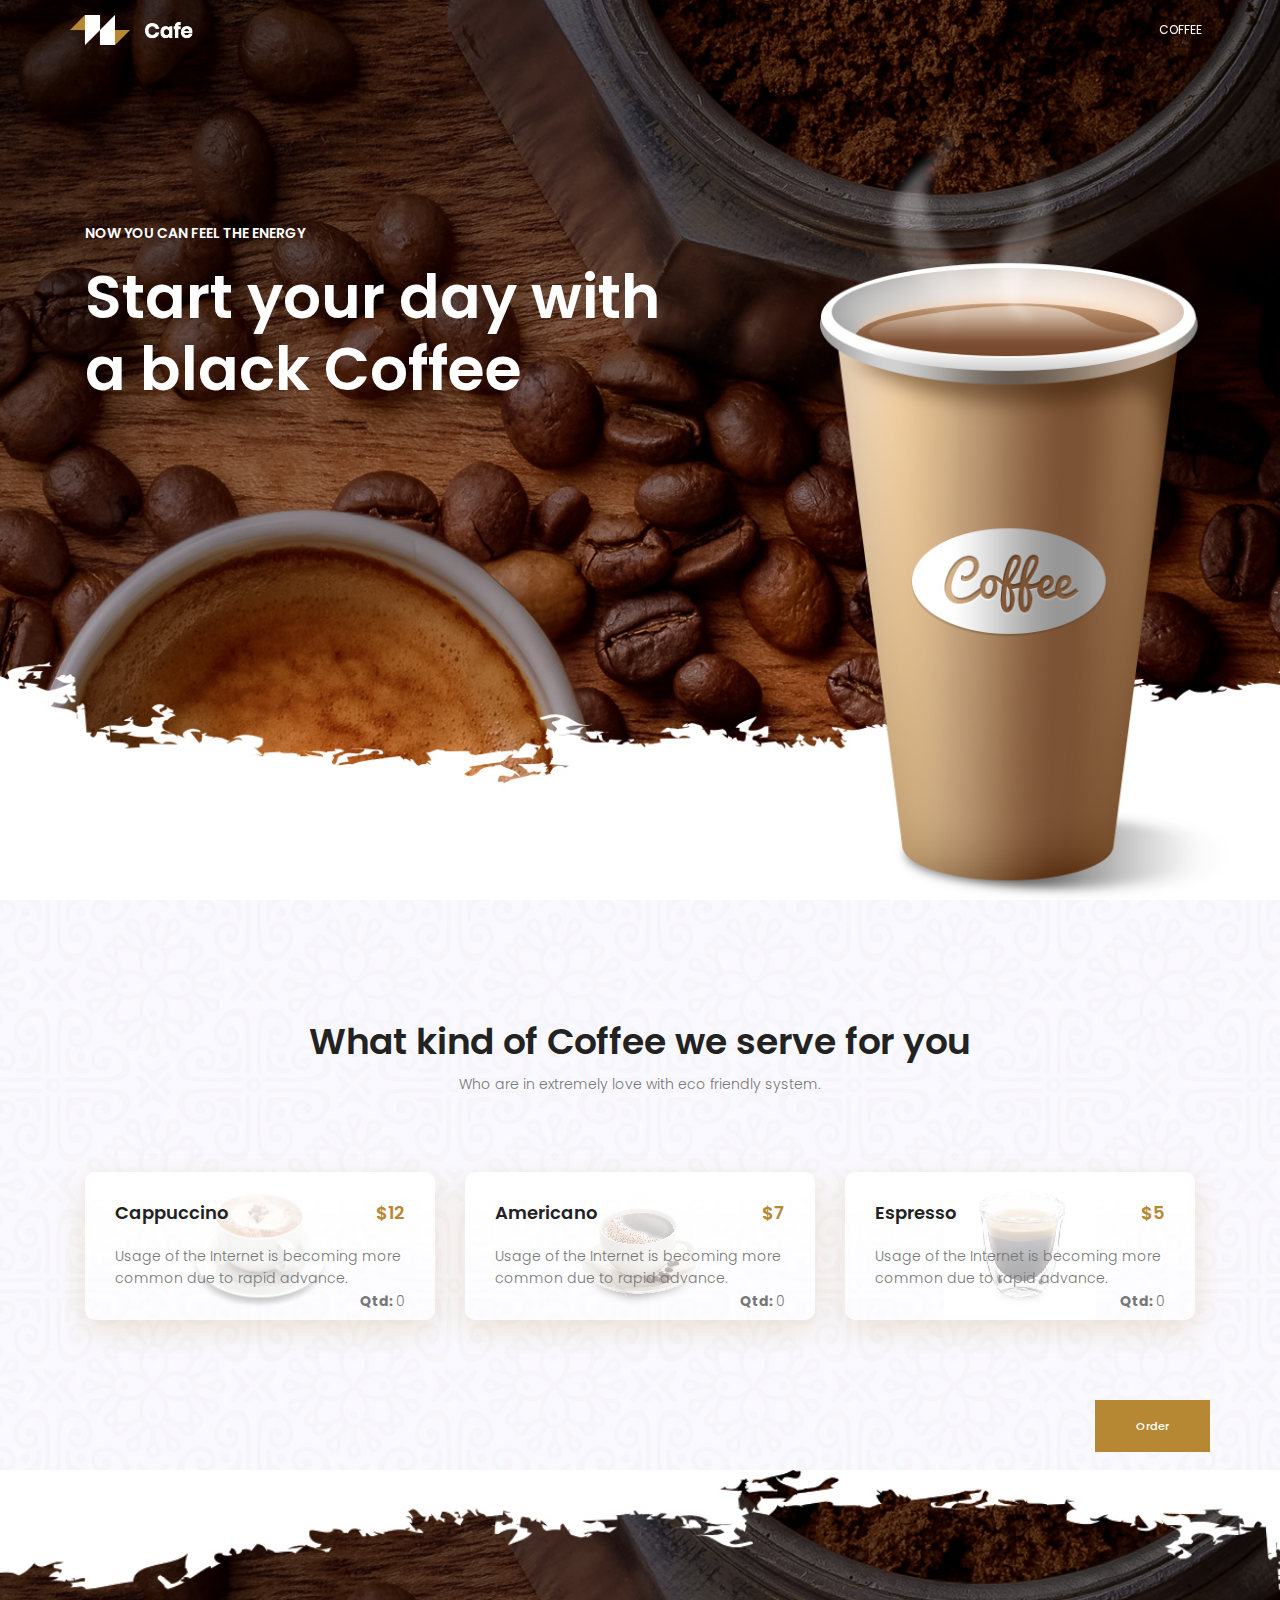
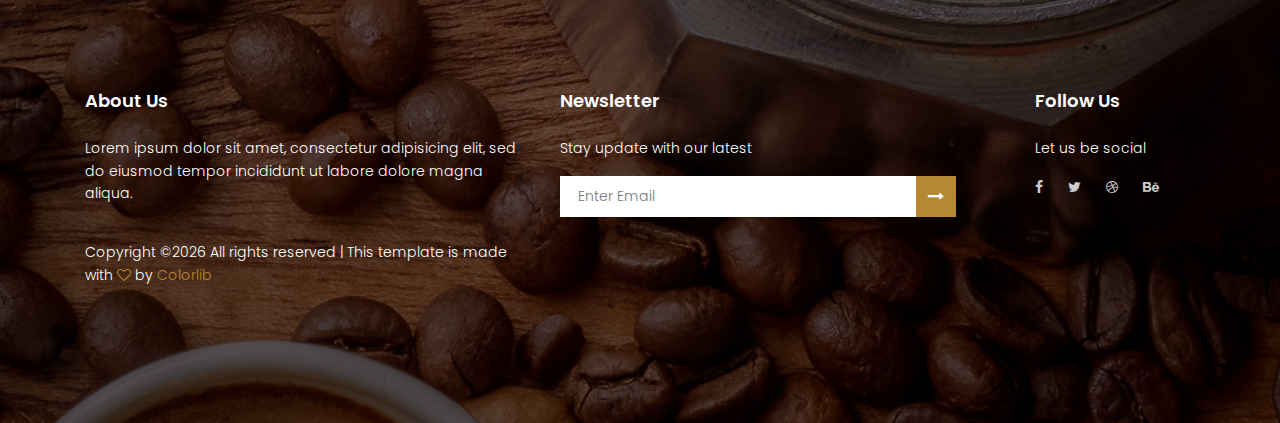
<file: index.html>
<!DOCTYPE html>
	<html lang="zxx" class="no-js">
	<head>
		<!-- Mobile Specific Meta -->
		<meta name="viewport" content="width=device-width, initial-scale=1, shrink-to-fit=no">
		<!-- Favicon-->
		<link rel="shortcut icon" href="img/fav.png">
		<!-- Author Meta -->
		<meta name="author" content="codepixer">
		<!-- Meta Description -->
		<meta name="description" content="">
		<!-- Meta Keyword -->
		<meta name="keywords" content="">
		<!-- meta character set -->
		<meta charset="UTF-8">
		<!-- Site Title -->
		<title>Coffee</title>

		<link href="https://fonts.googleapis.com/css?family=Poppins:100,200,400,300,500,600,700" rel="stylesheet"> 
			<!--
			CSS
			============================================= -->
			<link rel="stylesheet" href="css/font-awesome.min.css">
			<link rel="stylesheet" href="css/bootstrap.css">
			<link rel="stylesheet" href="css/main.css">
			<link rel="stylesheet" href="css/customcomponents.css">			
		</head>
		<body>

			  <header id="header" id="home">
				<div class="header-top">
		  			<div class="container">
				  		<div class="row justify-content-end">
				  			<div class="col-lg-8 col-sm-4 col-8 header-top-right no-padding">
				  			</div>
				  		</div>			  					
		  			</div>
				</div>			  	
			    <div class="container">
			    	<div class="row align-items-center justify-content-between d-flex">
				      <div id="logo">
				        <a href="index.html"><img src="img/logo.png" alt="" title="" /></a>
				      </div>
				      <nav id="nav-menu-container">
				        <ul class="nav-menu">
				          <li><a href="#coffee">Coffee</a></li>
				        </ul>
				      </nav><!-- #nav-menu-container -->		    		
			    	</div>
			    </div>
			  </header><!-- #header -->


			<!-- start banner Area -->
			<section class="banner-area" id="home">	
				<div class="container">
					<div class="row fullscreen d-flex align-items-center justify-content-start">
						<div class="banner-content col-lg-7">
							<h6 class="text-white text-uppercase">Now you can feel the Energy</h6>
							<h1>
								Start your day with <br>
								a black Coffee				
							</h1>
						</div>											
					</div>
				</div>
			</section>
			<!-- End banner Area -->	

			<!-- Start menu Area -->
			<section class="menu-area section-gap" id="coffee">
				<div class="container">
					<div class="row d-flex justify-content-center">
						<div class="menu-content pb-60 col-lg-10">
							<div class="title text-center">
								<h1 class="mb-10">What kind of Coffee we serve for you</h1>
								<p>Who are in extremely love with eco friendly system.</p>
							</div>
						</div>
					</div>						
					<div class="row" id="products">
						<div class="col-lg-4">
							<div class="single-menu menu-coffee">
								<div class="title-div justify-content-between d-flex">
									<h4>Cappuccino</h4>
									<p class="price float-right">
										$12
									</p>
								</div>
								<p>
									Usage of the Internet is becoming more common due to rapid advance.
								</p>					
								<p class="float-right">
									<input type="number" name="qtde" min="0" max="10" value="0" class="single-input-number-primary">									
								</p>
								<p class="font-weight-bold float-right">
									Qtd:&nbsp;
								</p>
							</div>
						</div>
						<div class="col-lg-4">
							<div class="single-menu menu-americano">
								<div class="title-div justify-content-between d-flex">
									<h4>Americano</h4>
									<p class="price float-right">
										$7
									</p>
								</div>
								<p>
									Usage of the Internet is becoming more common due to rapid advance.
								</p>	
								<p class="float-right">
									<span name="qtde" class="ingle-input-number-primary">0</span>
								</p>
								<p class="font-weight-bold float-right">
									Qtd:&nbsp;
								</p>															
							</div>
						</div>
						<div class="col-lg-4">
							<div class="single-menu menu-expresso">
								<div class="title-div justify-content-between d-flex">
									<h4>Espresso</h4>
									<p class="price float-right">
										$5
									</p>
								</div>
								<p>
									Usage of the Internet is becoming more common due to rapid advance.
								</p>	
								<p class="float-right">
									<input type="number" name="qtde" min="0" max="10" value="0" class="single-input-number-primary">									
								</p>
								<p class="font-weight-bold float-right">
									Qtd:&nbsp;
								</p>								
							</div>							
						</div>																
					</div>
					<div class="row float-right">
						<div class="button-group-area mt-40">
							<a href="javascript:order();" class="genric-btn primary e-large">Order</a>
						</div>
					</div>
				</div>	
			</section>
			<!-- End menu Area -->
			
			<!-- start footer Area -->		
			<footer class="footer-area section-gap">
				<div class="container">
					<div class="row">
						<div class="col-lg-5 col-md-6 col-sm-6">
							<div class="single-footer-widget">
								<h6>About Us</h6>
								<p>
									Lorem ipsum dolor sit amet, consectetur adipisicing elit, sed do eiusmod tempor incididunt ut labore dolore magna aliqua.
								</p>
								<p class="footer-text">
									<!-- Link back to Colorlib can't be removed. Template is licensed under CC BY 3.0. -->
Copyright &copy;<script>document.write(new Date().getFullYear());</script> All rights reserved | This template is made with <i class="fa fa-heart-o" aria-hidden="true"></i> by <a href="https://colorlib.com" target="_blank">Colorlib</a>
<!-- Link back to Colorlib can't be removed. Template is licensed under CC BY 3.0. -->
								</p>								
							</div>
						</div>
						<div class="col-lg-5  col-md-6 col-sm-6">
							<div class="single-footer-widget">
								<h6>Newsletter</h6>
								<p>Stay update with our latest</p>
								<div class="" id="mc_embed_signup">
									<form target="_blank" novalidate="true" action="https://spondonit.us12.list-manage.com/subscribe/post?u=1462626880ade1ac87bd9c93a&amp;id=92a4423d01" method="get" class="form-inline">
										<input class="form-control" name="EMAIL" placeholder="Enter Email" onfocus="this.placeholder = ''" onblur="this.placeholder = 'Enter Email '" required="" type="email">
			                            	<button class="click-btn btn btn-default"><i class="fa fa-long-arrow-right" aria-hidden="true"></i></button>
			                            	<div style="position: absolute; left: -5000px;">
												<input name="b_36c4fd991d266f23781ded980_aefe40901a" tabindex="-1" value="" type="text">
											</div>

										<div class="info pt-20"></div>
									</form>
								</div>
							</div>
						</div>						
						<div class="col-lg-2 col-md-6 col-sm-6 social-widget">
							<div class="single-footer-widget">
								<h6>Follow Us</h6>
								<p>Let us be social</p>
								<div class="footer-social d-flex align-items-center">
									<a href="#"><i class="fa fa-facebook"></i></a>
									<a href="#"><i class="fa fa-twitter"></i></a>
									<a href="#"><i class="fa fa-dribbble"></i></a>
									<a href="#"><i class="fa fa-behance"></i></a>
								</div>
							</div>
						</div>							
					</div>
				</div>
			</footer>	
			<!-- End footer Area -->	

			<script src="https://code.jquery.com/jquery-3.3.1.min.js" integrity="sha256-FgpCb/KJQlLNfOu91ta32o/NMZxltwRo8QtmkMRdAu8=" crossorigin="anonymous"></script>
			<script src="js/vendor/bootstrap.min.js"></script>			
			<script src="js/main.js"></script>	
			<script src="js/views/index.js"></script>
		</body>
	</html>
</file>
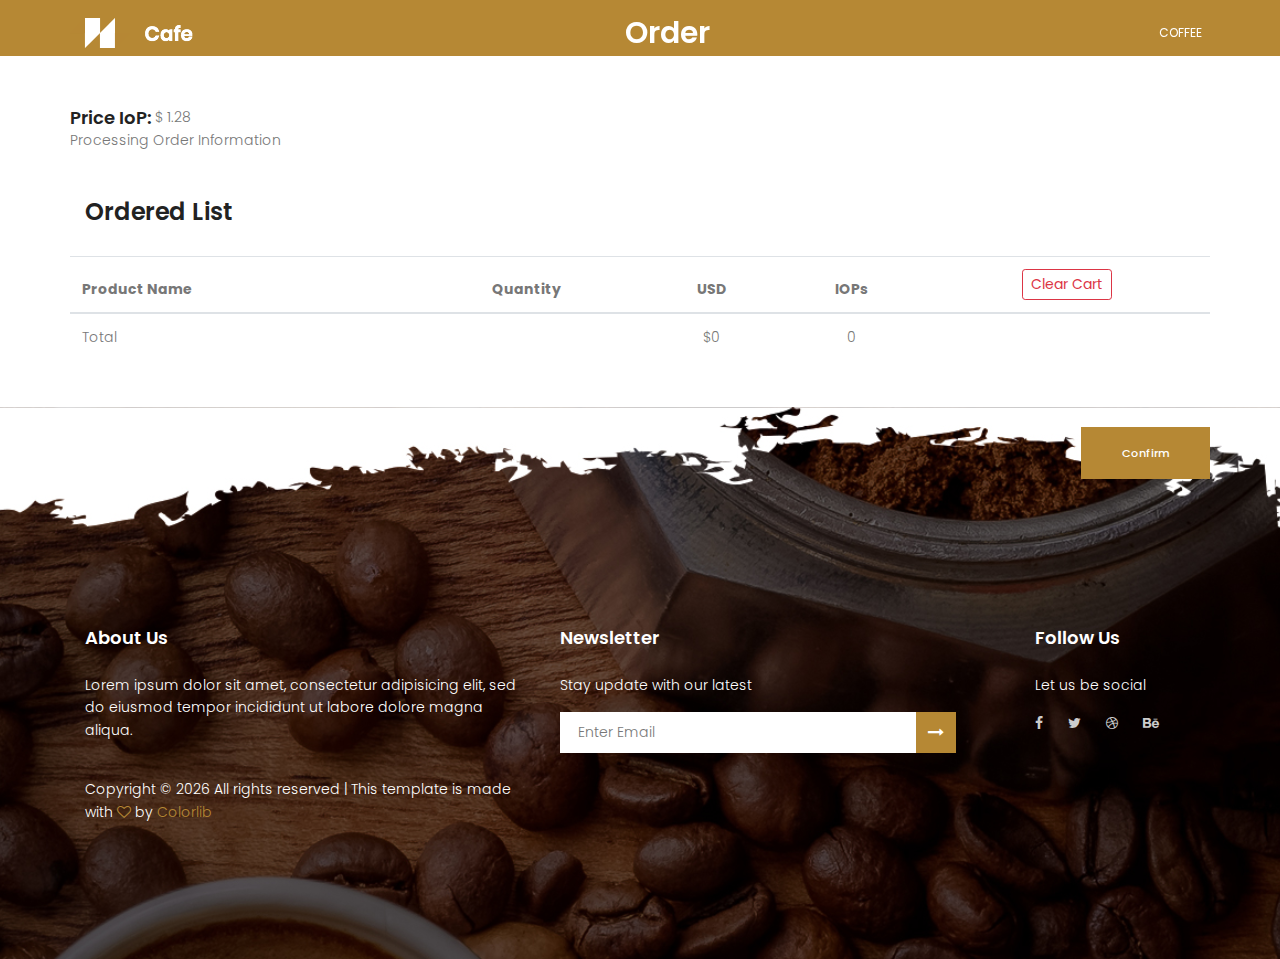
<file: order.html>
<!DOCTYPE html>
<html lang="zxx" class="no-js">

<head>
	<!-- Mobile Specific Meta -->
	<meta name="viewport" content="width=device-width, initial-scale=1, shrink-to-fit=no">
	<!-- Favicon-->
	<link rel="shortcut icon" href="img/elements/fav.png">
	<!-- Author Meta -->
	<meta name="author" content="colorlib">
	<!-- Meta Description -->
	<meta name="description" content="">
	<!-- Meta Keyword -->
	<meta name="keywords" content="">
	<!-- meta character set -->
	<meta charset="UTF-8">
	<!-- Site Title -->
	<title>Coffee</title>

	<link href="https://fonts.googleapis.com/css?family=Poppins:100,200,400,300,500,600,700" rel="stylesheet">
	<!--
			CSS
			============================================= -->
	<link rel="stylesheet" href="css/font-awesome.min.css">
	<link rel="stylesheet" href="css/bootstrap.css">
	<link rel="stylesheet" href="css/main.css">
	<link rel="stylesheet" href="css/customcomponents.css">
	<link rel="stylesheet" href="css/popup.css">
</head>

<body>
	<header id="header">
		<div class="header-top">
			<div class="container">
				<div class="row justify-content-end">
					<div class="col-lg-8 col-sm-4 col-8 header-top-right no-padding">
					</div>
				</div>
			</div>
		</div>
		<div class="container">
			<div class="row align-items-center justify-content-between d-flex">
				<div id="logo">
					<a href="index.html">
						<img src="img/logo.png" alt="" title="" />
					</a>
				</div>
				<h2 class="text-white">Order</h2>
				<nav id="nav-menu-container">
					<ul class="nav-menu">
						<li class="menu-active">
							<a href="#coffee">Coffee</a>
						</li>
					</ul>
				</nav>
				<!-- #nav-menu-container -->
			</div>
		</div>
	</header>
	<!-- #header -->

	<section class="generic-banner relative">
		<div class="container">
			<div class="row align-items-center justify-content-center">
				<div class="col-lg-10">
					<div class="generic-banner-content">
						<h2 class="text-white">&nbsp;</h2>
					</div>
				</div>
			</div>
		</div>
	</section>
	<!-- End banner Area -->

	<!-- About Generic Start -->
	<div class="main-wrapper">

		<!-- Start video-sec Area -->
		<section class="iop-informations pt-50" id="about">
			<div class="container">
				<div class="row justify-content-start align-items-center">
					<h4>Price IoP:&nbsp;</h4>
					<span id="iopPrice" class="text-center text-lg text-medium">Valor</span>
				</div>
				<div class="row justify-content-start align-items-center">
					<p>Processing Order Information</p>
				</div>
			</div>
		</section>
		<!-- End video-sec Area -->

		<!-- Start OrderList Area -->
		<section class="about-ordered-list">
			<div class="container border-top-generic">
				<h3 class="about-title mb-30">Ordered List</h3>
				<div class="row">

					<table class="table">
						<thead>
							<tr>
								<th>Product Name</th>
								<th class="text-center">Quantity</th>
								<th class="text-center">USD</th>
								<th class="text-center">IOPs</th>
								<th class="text-center">
									<a class="btn btn-sm btn-outline-danger" href="#">Clear Cart</a>
								</th>
							</tr>
						</thead>
						<tbody id="tbodyOrder">
							<tr>
								<td>
									<div class="product-item">
										<img src="img/menu/cappuccino.png" alt="Cappuccino" style="max-height: 64px; max-width: 64px">
										<span class="text-center text-lg text-medium">Cappuccino</span>
									</div>
								</td>
								<td class="text-center">
									<div class="count-input">
										<select class="form-control">
											<option>1</option>
											<option>2</option>
											<option>3</option>
											<option>4</option>
											<option>5</option>
										</select>
									</div>
								</td>
								<td class="text-center text-lg text-medium">$12.90</td>
								<td class="text-center text-lg text-medium">8.75</td>
								<td class="text-center">
									<a class="remove-from-cart" href="#" data-toggle="tooltip" title="" data-original-title="Remove item">
										<i class="icon-cross"></i>
									</a>
								</td>
							</tr>
							<tr>
								<td>
									<div class="product-item">
										<img src="img/menu/espresso.png" alt="Espresso" style="max-height: 64px; max-width: 64px">
										<span class="text-center text-lg text-medium">Espresso</span>
									</div>
								</td>
								<td class="text-center">
									<div class="count-input">
										<select class="form-control">
											<option>1</option>
											<option selected="">2</option>
											<option>3</option>
											<option>4</option>
											<option>5</option>
										</select>
									</div>
								</td>
								<td class="text-center text-lg text-medium">$5.00</td>
								<td class="text-center">3.74</td>
								<td class="text-center">
									<a class="remove-from-cart" href="#" data-toggle="tooltip" title="" data-original-title="Remove item">
										<i class="icon-cross"></i>
									</a>
								</td>
							</tr>
						</tbody>
						<tfoot>
							<tr id="total">
								<td colspan="2">Total</td>
								<td id="usdPrice" class="text-center">17.90</td>
								<td id="iopPrice" class="text-center"> 12.49</td>
								<td>&nbsp;</td>
							</tr>
						</tfoot>
					</table>
				</div>
				<div class="row float-right">
					<div class="button-group-area mt-40">
						<a href="#" data-popup-open="popup-1" class="genric-btn primary e-large">Confirm</a>
					</div>
				</div>
			</div>
		</section>
		<!-- End OrderList Start -->

		<!-- start footer Area -->
		<footer class="footer-area section-gap">
			<div class="container">
				<div class="row">
					<div class="col-lg-5 col-md-6 col-sm-6">
						<div class="single-footer-widget">
							<h6>About Us</h6>
							<p>
								Lorem ipsum dolor sit amet, consectetur adipisicing elit, sed do eiusmod tempor incididunt ut labore dolore magna aliqua.
							</p>
							<p class="footer-text">
								<!-- Link back to Colorlib can't be removed. Template is licensed under CC BY 3.0. -->
								Copyright &copy;
								<script>
									document.write(new Date().getFullYear());
								</script> All rights reserved | This template is made with
								<i class="fa fa-heart-o" aria-hidden="true"></i> by
								<a href="https://colorlib.com" target="_blank">Colorlib</a>
								<!-- Link back to Colorlib can't be removed. Template is licensed under CC BY 3.0. -->
							</p>
						</div>
					</div>
					<div class="col-lg-5  col-md-6 col-sm-6">
						<div class="single-footer-widget">
							<h6>Newsletter</h6>
							<p>Stay update with our latest</p>
							<div class="" id="mc_embed_signup">
								<form target="_blank" novalidate="true" action="https://spondonit.us12.list-manage.com/subscribe/post?u=1462626880ade1ac87bd9c93a&amp;id=92a4423d01"
								    method="get" class="form-inline">
									<input class="form-control" name="EMAIL" placeholder="Enter Email" onfocus="this.placeholder = ''" onblur="this.placeholder = 'Enter Email '"
									    required="" type="email">
									<button class="click-btn btn btn-default">
										<i class="fa fa-long-arrow-right" aria-hidden="true"></i>
									</button>
									<div style="position: absolute; left: -5000px;">
										<input name="b_36c4fd991d266f23781ded980_aefe40901a" tabindex="-1" value="" type="text">
									</div>

									<div class="info pt-20"></div>
								</form>
							</div>
						</div>
					</div>
					<div class="col-lg-2 col-md-6 col-sm-6 social-widget">
						<div class="single-footer-widget">
							<h6>Follow Us</h6>
							<p>Let us be social</p>
							<div class="footer-social d-flex align-items-center">
								<a href="#">
									<i class="fa fa-facebook"></i>
								</a>
								<a href="#">
									<i class="fa fa-twitter"></i>
								</a>
								<a href="#">
									<i class="fa fa-dribbble"></i>
								</a>
								<a href="#">
									<i class="fa fa-behance"></i>
								</a>
							</div>
						</div>
					</div>
				</div>
			</div>
		</footer>
		<!-- End footer Area -->


		<div class="popup" data-popup="popup-1">
			<div class="popup-inner">
				<h2>Confirm Payment</h2>
				<hr />
				<div class="row">
					<div class="col-lg-4">
						<div class="row justify-content-start align-items-center">
							<h4>Items:&nbsp;</h4>
							<span id="confirmItems" class="text-center text-lg text-medium">Valor</span>
						</div>

						<div class="row justify-content-start align-items-center">
							<h4>Price USD:&nbsp;</h4>
							<span id="confirmUsdPrice" class="text-center text-lg text-medium">Valor</span>
						</div>

						<div class="row justify-content-start align-items-center">
							<h4>Price IoP:&nbsp;</h4>
							<span id="confirmIopPrice" class="text-center text-lg text-medium">Valor</span>
						</div>
					</div>
					<div class="col-lg-4">
						<div class="row">
							QRCODE READER
						</div>
					</div>
				</div>
				<div class="row float-right">
					<div class="button-group-area mt-40">
						<a href="#" class="genric-btn primary e-large">Pay</a>
					</div>
				</div>
				<a class="popup-close" data-popup-close="popup-1" href="#">x</a>
			</div>
		</div>

		<script src="js/vendor/jquery-2.2.4.min.js"></script>
		<script src="js/vendor/bootstrap.min.js"></script>
		<script src="js/main.js"></script>
		<script src="js/views/order.js"></script>
	</div>
</body>

</html>
</file>
<file: css/main.css>
/*--------------------------- Color variations ----------------------*/
/* Medium Layout: 1280px */
/* Tablet Layout: 768px */
/* Mobile Layout: 320px */
/* Wide Mobile Layout: 480px */
/* =================================== */
/*  Basic Style 
/* =================================== */
::-moz-selection {
  /* Code for Firefox */
  background-color: #b68834;
  color: #fff;
}

::selection {
  background-color: #b68834;
  color: #fff;
}

::-webkit-input-placeholder {
  /* WebKit, Blink, Edge */
  color: #777777;
  font-weight: 300;
}

:-moz-placeholder {
  /* Mozilla Firefox 4 to 18 */
  color: #777777;
  opacity: 1;
  font-weight: 300;
}

::-moz-placeholder {
  /* Mozilla Firefox 19+ */
  color: #777777;
  opacity: 1;
  font-weight: 300;
}

:-ms-input-placeholder {
  /* Internet Explorer 10-11 */
  color: #777777;
  font-weight: 300;
}

::-ms-input-placeholder {
  /* Microsoft Edge */
  color: #777777;
  font-weight: 300;
}

body {
  color: #777777;
  font-family: "Poppins", sans-serif;
  font-size: 14px;
  font-weight: 300;
  line-height: 1.625em;
  position: relative;
}

ol, ul {
  margin: 0;
  padding: 0;
  list-style: none;
}

select {
  display: block;
}

figure {
  margin: 0;
}

a {
  -webkit-transition: all 0.3s ease 0s;
  -moz-transition: all 0.3s ease 0s;
  -o-transition: all 0.3s ease 0s;
  transition: all 0.3s ease 0s;
}

iframe {
  border: 0;
}

a, a:focus, a:hover {
  text-decoration: none;
  outline: 0;
}

.btn.active.focus,
.btn.active:focus,
.btn.focus,
.btn.focus:active,
.btn:active:focus,
.btn:focus {
  text-decoration: none;
  outline: 0;
}

.card-panel {
  margin: 0;
  padding: 60px;
}

/**
 *  Typography
 *
 **/
.btn i, .btn-large i, .btn-floating i, .btn-large i, .btn-flat i {
  font-size: 1em;
  line-height: inherit;
}

.gray-bg {
  background: #f9f9ff;
}

h1, h2, h3,
h4, h5, h6 {
  font-family: "Poppins", sans-serif;
  color: #222222;
  line-height: 1.2em !important;
  margin-bottom: 0;
  margin-top: 0;
  font-weight: 600;
}

.h1, .h2, .h3,
.h4, .h5, .h6 {
  margin-bottom: 0;
  margin-top: 0;
  font-family: "Poppins", sans-serif;
  font-weight: 600;
  color: #222222;
}

h1, .h1 {
  font-size: 36px;
}

h2, .h2 {
  font-size: 30px;
}

h3, .h3 {
  font-size: 24px;
}

h4, .h4 {
  font-size: 18px;
}

h5, .h5 {
  font-size: 16px;
}

h6, .h6 {
  font-size: 14px;
  color: #222222;
}

td, th {
  border-radius: 0px;
}

/**
 * For modern browsers
 * 1. The space content is one way to avoid an Opera bug when the
 *    contenteditable attribute is included anywhere else in the document.
 *    Otherwise it causes space to appear at the top and bottom of elements
 *    that are clearfixed.
 * 2. The use of `table` rather than `block` is only necessary if using
 *    `:before` to contain the top-margins of child elements.
 */
.clear::before, .clear::after {
  content: " ";
  display: table;
}

.clear::after {
  clear: both;
}

.fz-11 {
  font-size: 11px;
}

.fz-12 {
  font-size: 12px;
}

.fz-13 {
  font-size: 13px;
}

.fz-14 {
  font-size: 14px;
}

.fz-15 {
  font-size: 15px;
}

.fz-16 {
  font-size: 16px;
}

.fz-18 {
  font-size: 18px;
}

.fz-30 {
  font-size: 30px;
}

.fz-48 {
  font-size: 48px !important;
}

.fw100 {
  font-weight: 100;
}

.fw300 {
  font-weight: 300;
}

.fw400 {
  font-weight: 400 !important;
}

.fw500 {
  font-weight: 500;
}

.f700 {
  font-weight: 700;
}

.fsi {
  font-style: italic;
}

.mt-10 {
  margin-top: 10px;
}

.mt-15 {
  margin-top: 15px;
}

.mt-20 {
  margin-top: 20px;
}

.mt-25 {
  margin-top: 25px;
}

.mt-30 {
  margin-top: 30px;
}

.mt-35 {
  margin-top: 35px;
}

.mt-40 {
  margin-top: 40px;
}

.mt-50 {
  margin-top: 50px;
}

.mt-60 {
  margin-top: 60px;
}

.mt-70 {
  margin-top: 70px;
}

.mt-80 {
  margin-top: 80px;
}

.mt-100 {
  margin-top: 100px;
}

.mt-120 {
  margin-top: 120px;
}

.mt-150 {
  margin-top: 150px;
}

.ml-0 {
  margin-left: 0 !important;
}

.ml-5 {
  margin-left: 5px !important;
}

.ml-10 {
  margin-left: 10px;
}

.ml-15 {
  margin-left: 15px;
}

.ml-20 {
  margin-left: 20px;
}

.ml-30 {
  margin-left: 30px;
}

.ml-50 {
  margin-left: 50px;
}

.mr-0 {
  margin-right: 0 !important;
}

.mr-5 {
  margin-right: 5px !important;
}

.mr-15 {
  margin-right: 15px;
}

.mr-10 {
  margin-right: 10px;
}

.mr-20 {
  margin-right: 20px;
}

.mr-30 {
  margin-right: 30px;
}

.mr-50 {
  margin-right: 50px;
}

.mb-0 {
  margin-bottom: 0px;
}

.mb-0-i {
  margin-bottom: 0px !important;
}

.mb-5 {
  margin-bottom: 5px;
}

.mb-10 {
  margin-bottom: 10px;
}

.mb-15 {
  margin-bottom: 15px;
}

.mb-20 {
  margin-bottom: 20px;
}

.mb-25 {
  margin-bottom: 25px;
}

.mb-30 {
  margin-bottom: 30px;
}

.mb-40 {
  margin-bottom: 40px;
}

.mb-50 {
  margin-bottom: 50px;
}

.mb-60 {
  margin-bottom: 60px;
}

.mb-70 {
  margin-bottom: 70px;
}

.mb-80 {
  margin-bottom: 80px;
}

.mb-90 {
  margin-bottom: 90px;
}

.mb-100 {
  margin-bottom: 100px;
}

.pt-0 {
  padding-top: 0px;
}

.pt-10 {
  padding-top: 10px;
}

.pt-15 {
  padding-top: 15px;
}

.pt-20 {
  padding-top: 20px;
}

.pt-25 {
  padding-top: 25px;
}

.pt-30 {
  padding-top: 30px;
}

.pt-40 {
  padding-top: 40px;
}

.pt-50 {
  padding-top: 50px;
}

.pt-60 {
  padding-top: 60px;
}

.pt-70 {
  padding-top: 70px;
}

.pt-80 {
  padding-top: 80px;
}

.pt-90 {
  padding-top: 90px;
}

.pt-100 {
  padding-top: 100px;
}

.pt-120 {
  padding-top: 120px;
}

.pt-150 {
  padding-top: 150px;
}

.pt-170 {
  padding-top: 170px;
}

.pb-0 {
  padding-bottom: 0px;
}

.pb-10 {
  padding-bottom: 10px;
}

.pb-15 {
  padding-bottom: 15px;
}

.pb-20 {
  padding-bottom: 20px;
}

.pb-25 {
  padding-bottom: 25px;
}

.pb-30 {
  padding-bottom: 30px;
}

.pb-40 {
  padding-bottom: 40px;
}

.pb-50 {
  padding-bottom: 50px;
}

.pb-60 {
  padding-bottom: 60px;
}

.pb-70 {
  padding-bottom: 70px;
}

.pb-80 {
  padding-bottom: 80px;
}

.pb-90 {
  padding-bottom: 90px;
}

.pb-100 {
  padding-bottom: 100px;
}

.pb-120 {
  padding-bottom: 120px;
}

.pb-150 {
  padding-bottom: 150px;
}

.pr-30 {
  padding-right: 30px;
}

.pl-30 {
  padding-left: 30px;
}

.pl-90 {
  padding-left: 90px;
}

.p-40 {
  padding: 40px;
}

.float-left {
  float: left;
}

.float-right {
  float: right;
}

.text-italic {
  font-style: italic;
}

.text-white {
  color: #fff;
}

.text-black {
  color: #000;
}

.transition {
  -webkit-transition: all 0.3s ease 0s;
  -moz-transition: all 0.3s ease 0s;
  -o-transition: all 0.3s ease 0s;
  transition: all 0.3s ease 0s;
}

.section-full {
  padding: 100px 0;
}

.section-half {
  padding: 75px 0;
}

.text-center {
  text-align: center;
}

.text-left {
  text-align: left;
}

.text-rigth {
  text-align: right;
}

.flex {
  display: -webkit-box;
  display: -webkit-flex;
  display: -moz-flex;
  display: -ms-flexbox;
  display: flex;
}

.inline-flex {
  display: -webkit-inline-box;
  display: -webkit-inline-flex;
  display: -moz-inline-flex;
  display: -ms-inline-flexbox;
  display: inline-flex;
}

.flex-grow {
  -webkit-box-flex: 1;
  -webkit-flex-grow: 1;
  -moz-flex-grow: 1;
  -ms-flex-positive: 1;
  flex-grow: 1;
}

.flex-wrap {
  -webkit-flex-wrap: wrap;
  -moz-flex-wrap: wrap;
  -ms-flex-wrap: wrap;
  flex-wrap: wrap;
}

.flex-left {
  -webkit-box-pack: start;
  -ms-flex-pack: start;
  -webkit-justify-content: flex-start;
  -moz-justify-content: flex-start;
  justify-content: flex-start;
}

.flex-middle {
  -webkit-box-align: center;
  -ms-flex-align: center;
  -webkit-align-items: center;
  -moz-align-items: center;
  align-items: center;
}

.flex-right {
  -webkit-box-pack: end;
  -ms-flex-pack: end;
  -webkit-justify-content: flex-end;
  -moz-justify-content: flex-end;
  justify-content: flex-end;
}

.flex-top {
  -webkit-align-self: flex-start;
  -moz-align-self: flex-start;
  -ms-flex-item-align: start;
  align-self: flex-start;
}

.flex-center {
  -webkit-box-pack: center;
  -ms-flex-pack: center;
  -webkit-justify-content: center;
  -moz-justify-content: center;
  justify-content: center;
}

.flex-bottom {
  -webkit-align-self: flex-end;
  -moz-align-self: flex-end;
  -ms-flex-item-align: end;
  align-self: flex-end;
}

.space-between {
  -webkit-box-pack: justify;
  -ms-flex-pack: justify;
  -webkit-justify-content: space-between;
  -moz-justify-content: space-between;
  justify-content: space-between;
}

.space-around {
  -ms-flex-pack: distribute;
  -webkit-justify-content: space-around;
  -moz-justify-content: space-around;
  justify-content: space-around;
}

.flex-column {
  -webkit-box-direction: normal;
  -webkit-box-orient: vertical;
  -webkit-flex-direction: column;
  -moz-flex-direction: column;
  -ms-flex-direction: column;
  flex-direction: column;
}

.flex-cell {
  display: -webkit-box;
  display: -webkit-flex;
  display: -moz-flex;
  display: -ms-flexbox;
  display: flex;
  -webkit-box-flex: 1;
  -webkit-flex-grow: 1;
  -moz-flex-grow: 1;
  -ms-flex-positive: 1;
  flex-grow: 1;
}

.display-table {
  display: table;
}

.light {
  color: #fff;
}

.dark {
  color: #222;
}

.relative {
  position: relative;
}

.overflow-hidden {
  overflow: hidden;
}

.overlay {
  position: absolute;
  left: 0;
  right: 0;
  top: 0;
  bottom: 0;
}

.container.fullwidth {
  width: 100%;
}

.container.no-padding {
  padding-left: 0;
  padding-right: 0;
}

.no-padding {
  padding: 0;
}

.section-bg {
  background: #f9fafc;
}

@media (max-width: 767px) {
  .no-flex-xs {
    display: block !important;
  }
}

.row.no-margin {
  margin-left: 0;
  margin-right: 0;
}

.sample-text-area {
  background: #fff;
  padding: 100px 0 70px 0;
}

.text-heading {
  margin-bottom: 30px;
  font-size: 24px;
}

b, sup, sub, u, del {
  color: #b68834;
}

h1 {
  font-size: 36px;
}

h2 {
  font-size: 30px;
}

h3 {
  font-size: 24px;
}

h4 {
  font-size: 18px;
}

h5 {
  font-size: 16px;
}

h6 {
  font-size: 14px;
}

h1, h2, h3, h4, h5, h6 {
  line-height: 1.5em;
}

.typography h1, .typography h2, .typography h3, .typography h4, .typography h5, .typography h6 {
  color: #777777;
}

.button-area {
  background: #fff;
}

.button-area .border-top-generic {
  padding: 70px 15px;
  border-top: 1px dotted #eee;
}

.button-group-area .genric-btn {
  margin-right: 10px;
  margin-top: 10px;
}

.button-group-area .genric-btn:last-child {
  margin-right: 0;
}

.genric-btn {
  display: inline-block;
  outline: none;
  line-height: 40px;
  padding: 0 30px;
  font-size: .8em;
  text-align: center;
  text-decoration: none;
  font-weight: 500;
  cursor: pointer;
  -webkit-transition: all 0.3s ease 0s;
  -moz-transition: all 0.3s ease 0s;
  -o-transition: all 0.3s ease 0s;
  transition: all 0.3s ease 0s;
}

.genric-btn:focus {
  outline: none;
}

.genric-btn.e-large {
  padding: 0 40px;
  line-height: 50px;
}

.genric-btn.large {
  line-height: 45px;
}

.genric-btn.medium {
  line-height: 30px;
}

.genric-btn.small {
  line-height: 25px;
}

.genric-btn.radius {
  border-radius: 3px;
}

.genric-btn.circle {
  border-radius: 20px;
}

.genric-btn.arrow {
  display: -webkit-inline-box;
  display: -ms-inline-flexbox;
  display: inline-flex;
  -webkit-box-align: center;
  -ms-flex-align: center;
  align-items: center;
}

.genric-btn.arrow span {
  margin-left: 10px;
}

.genric-btn.default {
  color: #222222;
  background: #f9f9ff;
  border: 1px solid transparent;
}

.genric-btn.default:hover {
  border: 1px solid #f9f9ff;
  background: #fff;
}

.genric-btn.default-border {
  border: 1px solid #f9f9ff;
  background: #fff;
}

.genric-btn.default-border:hover {
  color: #222222;
  background: #f9f9ff;
  border: 1px solid transparent;
}

.genric-btn.primary {
  color: #fff;
  background: #b68834;
  border: 1px solid transparent;
}

.genric-btn.primary:hover {
  color: #b68834;
  border: 1px solid #b68834;
  background: #fff;
}

.genric-btn.primary-border {
  color: #b68834;
  border: 1px solid #b68834;
  background: #fff;
}

.genric-btn.primary-border:hover {
  color: #fff;
  background: #b68834;
  border: 1px solid transparent;
}

.genric-btn.success {
  color: #fff;
  background: #4cd3e3;
  border: 1px solid transparent;
}

.genric-btn.success:hover {
  color: #4cd3e3;
  border: 1px solid #4cd3e3;
  background: #fff;
}

.genric-btn.success-border {
  color: #4cd3e3;
  border: 1px solid #4cd3e3;
  background: #fff;
}

.genric-btn.success-border:hover {
  color: #fff;
  background: #4cd3e3;
  border: 1px solid transparent;
}

.genric-btn.info {
  color: #fff;
  background: #38a4ff;
  border: 1px solid transparent;
}

.genric-btn.info:hover {
  color: #38a4ff;
  border: 1px solid #38a4ff;
  background: #fff;
}

.genric-btn.info-border {
  color: #38a4ff;
  border: 1px solid #38a4ff;
  background: #fff;
}

.genric-btn.info-border:hover {
  color: #fff;
  background: #38a4ff;
  border: 1px solid transparent;
}

.genric-btn.warning {
  color: #fff;
  background: #f4e700;
  border: 1px solid transparent;
}

.genric-btn.warning:hover {
  color: #f4e700;
  border: 1px solid #f4e700;
  background: #fff;
}

.genric-btn.warning-border {
  color: #f4e700;
  border: 1px solid #f4e700;
  background: #fff;
}

.genric-btn.warning-border:hover {
  color: #fff;
  background: #f4e700;
  border: 1px solid transparent;
}

.genric-btn.danger {
  color: #fff;
  background: #f44a40;
  border: 1px solid transparent;
}

.genric-btn.danger:hover {
  color: #f44a40;
  border: 1px solid #f44a40;
  background: #fff;
}

.genric-btn.danger-border {
  color: #f44a40;
  border: 1px solid #f44a40;
  background: #fff;
}

.genric-btn.danger-border:hover {
  color: #fff;
  background: #f44a40;
  border: 1px solid transparent;
}

.genric-btn.link {
  color: #222222;
  background: #f9f9ff;
  text-decoration: underline;
  border: 1px solid transparent;
}

.genric-btn.link:hover {
  color: #222222;
  border: 1px solid #f9f9ff;
  background: #fff;
}

.genric-btn.link-border {
  color: #222222;
  border: 1px solid #f9f9ff;
  background: #fff;
  text-decoration: underline;
}

.genric-btn.link-border:hover {
  color: #222222;
  background: #f9f9ff;
  border: 1px solid transparent;
}

.genric-btn.disable {
  color: #222222, 0.3;
  background: #f9f9ff;
  border: 1px solid transparent;
  cursor: not-allowed;
}

.generic-blockquote {
  padding: 30px 50px 30px 30px;
  background: #f9f9ff;
  border-left: 2px solid #b68834;
}

.progress-table-wrap {
  overflow-x: scroll;
}

.progress-table {
  background: #f9f9ff;
  padding: 15px 0px 30px 0px;
  min-width: 800px;
}

.progress-table .serial {
  width: 11.83%;
  padding-left: 30px;
}

.progress-table .country {
  width: 28.07%;
}

.progress-table .visit {
  width: 19.74%;
}

.progress-table .percentage {
  width: 40.36%;
  padding-right: 50px;
}

.progress-table .table-head {
  display: flex;
}

.progress-table .table-head .serial, .progress-table .table-head .country, .progress-table .table-head .visit, .progress-table .table-head .percentage {
  color: #222222;
  line-height: 40px;
  text-transform: uppercase;
  font-weight: 500;
}

.progress-table .table-row {
  padding: 15px 0;
  border-top: 1px solid #edf3fd;
  display: flex;
}

.progress-table .table-row .serial, .progress-table .table-row .country, .progress-table .table-row .visit, .progress-table .table-row .percentage {
  display: flex;
  align-items: center;
}

.progress-table .table-row .country img {
  margin-right: 15px;
}

.progress-table .table-row .percentage .progress {
  width: 80%;
  border-radius: 0px;
  background: transparent;
}

.progress-table .table-row .percentage .progress .progress-bar {
  height: 5px;
  line-height: 5px;
}

.progress-table .table-row .percentage .progress .progress-bar.color-1 {
  background-color: #6382e6;
}

.progress-table .table-row .percentage .progress .progress-bar.color-2 {
  background-color: #e66686;
}

.progress-table .table-row .percentage .progress .progress-bar.color-3 {
  background-color: #f09359;
}

.progress-table .table-row .percentage .progress .progress-bar.color-4 {
  background-color: #73fbaf;
}

.progress-table .table-row .percentage .progress .progress-bar.color-5 {
  background-color: #73fbaf;
}

.progress-table .table-row .percentage .progress .progress-bar.color-6 {
  background-color: #6382e6;
}

.progress-table .table-row .percentage .progress .progress-bar.color-7 {
  background-color: #a367e7;
}

.progress-table .table-row .percentage .progress .progress-bar.color-8 {
  background-color: #e66686;
}

.single-gallery-image {
  margin-top: 30px;
  background-repeat: no-repeat !important;
  background-position: center center !important;
  background-size: cover !important;
  height: 200px;
}

.list-style {
  width: 14px;
  height: 14px;
}

.unordered-list li {
  position: relative;
  padding-left: 30px;
  line-height: 1.82em !important;
}

.unordered-list li:before {
  content: "";
  position: absolute;
  width: 14px;
  height: 14px;
  border: 3px solid #b68834;
  background: #fff;
  top: 4px;
  left: 0;
  border-radius: 50%;
}

.ordered-list {
  margin-left: 30px;
}

.ordered-list li {
  list-style-type: decimal-leading-zero;
  color: #b68834;
  font-weight: 500;
  line-height: 1.82em !important;
}

.ordered-list li span {
  font-weight: 300;
  color: #777777;
}

.ordered-list-alpha li {
  margin-left: 30px;
  list-style-type: lower-alpha;
  color: #b68834;
  font-weight: 500;
  line-height: 1.82em !important;
}

.ordered-list-alpha li span {
  font-weight: 300;
  color: #777777;
}

.ordered-list-roman li {
  margin-left: 30px;
  list-style-type: lower-roman;
  color: #b68834;
  font-weight: 500;
  line-height: 1.82em !important;
}

.ordered-list-roman li span {
  font-weight: 300;
  color: #777777;
}

.single-input {
  display: block;
  width: 100%;
  line-height: 40px;
  border: none;
  outline: none;
  background: #f9f9ff;
  padding: 0 20px;
}

.single-input:focus {
  outline: none;
}

.input-group-icon {
  position: relative;
}

.input-group-icon .icon {
  position: absolute;
  left: 20px;
  top: 0;
  line-height: 40px;
  z-index: 3;
}

.input-group-icon .icon i {
  color: #797979;
}

.input-group-icon .single-input {
  padding-left: 45px;
}

.single-textarea {
  display: block;
  width: 100%;
  line-height: 40px;
  border: none;
  outline: none;
  background: #f9f9ff;
  padding: 0 20px;
  height: 100px;
  resize: none;
}

.single-textarea:focus {
  outline: none;
}

.single-input-primary {
  display: block;
  width: 100%;
  line-height: 40px;
  border: 1px solid transparent;
  outline: none;
  background: #f9f9ff;
  padding: 0 20px;
}

.single-input-primary:focus {
  outline: none;
  border: 1px solid #b68834;
}

.single-input-accent {
  display: block;
  width: 100%;
  line-height: 40px;
  border: 1px solid transparent;
  outline: none;
  background: #f9f9ff;
  padding: 0 20px;
}

.single-input-accent:focus {
  outline: none;
  border: 1px solid #eb6b55;
}

.single-input-secondary {
  display: block;
  width: 100%;
  line-height: 40px;
  border: 1px solid transparent;
  outline: none;
  background: #f9f9ff;
  padding: 0 20px;
}

.single-input-secondary:focus {
  outline: none;
  border: 1px solid #f09359;
}

.default-switch {
  width: 35px;
  height: 17px;
  border-radius: 8.5px;
  background: #f9f9ff;
  position: relative;
  cursor: pointer;
}

.default-switch input {
  position: absolute;
  left: 0;
  top: 0;
  right: 0;
  bottom: 0;
  width: 100%;
  height: 100%;
  opacity: 0;
  cursor: pointer;
}

.default-switch input + label {
  position: absolute;
  top: 1px;
  left: 1px;
  width: 15px;
  height: 15px;
  border-radius: 50%;
  background: #b68834;
  -webkit-transition: all 0.2s;
  -moz-transition: all 0.2s;
  -o-transition: all 0.2s;
  transition: all 0.2s;
  box-shadow: 0px 4px 5px 0px rgba(0, 0, 0, 0.2);
  cursor: pointer;
}

.default-switch input:checked + label {
  left: 19px;
}

.primary-switch {
  width: 35px;
  height: 17px;
  border-radius: 8.5px;
  background: #f9f9ff;
  position: relative;
  cursor: pointer;
}

.primary-switch input {
  position: absolute;
  left: 0;
  top: 0;
  right: 0;
  bottom: 0;
  width: 100%;
  height: 100%;
  opacity: 0;
}

.primary-switch input + label {
  position: absolute;
  left: 0;
  top: 0;
  right: 0;
  bottom: 0;
  width: 100%;
  height: 100%;
}

.primary-switch input + label:before {
  content: "";
  position: absolute;
  left: 0;
  top: 0;
  right: 0;
  bottom: 0;
  width: 100%;
  height: 100%;
  background: transparent;
  border-radius: 8.5px;
  cursor: pointer;
  -webkit-transition: all 0.2s;
  -moz-transition: all 0.2s;
  -o-transition: all 0.2s;
  transition: all 0.2s;
}

.primary-switch input + label:after {
  content: "";
  position: absolute;
  top: 1px;
  left: 1px;
  width: 15px;
  height: 15px;
  border-radius: 50%;
  background: #fff;
  -webkit-transition: all 0.2s;
  -moz-transition: all 0.2s;
  -o-transition: all 0.2s;
  transition: all 0.2s;
  box-shadow: 0px 4px 5px 0px rgba(0, 0, 0, 0.2);
  cursor: pointer;
}

.primary-switch input:checked + label:after {
  left: 19px;
}

.primary-switch input:checked + label:before {
  background: #b68834;
}

.confirm-switch {
  width: 35px;
  height: 17px;
  border-radius: 8.5px;
  background: #f9f9ff;
  position: relative;
  cursor: pointer;
}

.confirm-switch input {
  position: absolute;
  left: 0;
  top: 0;
  right: 0;
  bottom: 0;
  width: 100%;
  height: 100%;
  opacity: 0;
}

.confirm-switch input + label {
  position: absolute;
  left: 0;
  top: 0;
  right: 0;
  bottom: 0;
  width: 100%;
  height: 100%;
}

.confirm-switch input + label:before {
  content: "";
  position: absolute;
  left: 0;
  top: 0;
  right: 0;
  bottom: 0;
  width: 100%;
  height: 100%;
  background: transparent;
  border-radius: 8.5px;
  -webkit-transition: all 0.2s;
  -moz-transition: all 0.2s;
  -o-transition: all 0.2s;
  transition: all 0.2s;
  cursor: pointer;
}

.confirm-switch input + label:after {
  content: "";
  position: absolute;
  top: 1px;
  left: 1px;
  width: 15px;
  height: 15px;
  border-radius: 50%;
  background: #fff;
  -webkit-transition: all 0.2s;
  -moz-transition: all 0.2s;
  -o-transition: all 0.2s;
  transition: all 0.2s;
  box-shadow: 0px 4px 5px 0px rgba(0, 0, 0, 0.2);
  cursor: pointer;
}

.confirm-switch input:checked + label:after {
  left: 19px;
}

.confirm-switch input:checked + label:before {
  background: #4cd3e3;
}

.primary-checkbox {
  width: 16px;
  height: 16px;
  border-radius: 3px;
  background: #f9f9ff;
  position: relative;
  cursor: pointer;
}

.primary-checkbox input {
  position: absolute;
  left: 0;
  top: 0;
  right: 0;
  bottom: 0;
  width: 100%;
  height: 100%;
  opacity: 0;
}

.primary-checkbox input + label {
  position: absolute;
  left: 0;
  top: 0;
  right: 0;
  bottom: 0;
  width: 100%;
  height: 100%;
  border-radius: 3px;
  cursor: pointer;
  border: 1px solid #f1f1f1;
}

.primary-checkbox input:checked + label {
  background: url(../img/elements/primary-check.png) no-repeat center center/cover;
  border: none;
}

.confirm-checkbox {
  width: 16px;
  height: 16px;
  border-radius: 3px;
  background: #f9f9ff;
  position: relative;
  cursor: pointer;
}

.confirm-checkbox input {
  position: absolute;
  left: 0;
  top: 0;
  right: 0;
  bottom: 0;
  width: 100%;
  height: 100%;
  opacity: 0;
}

.confirm-checkbox input + label {
  position: absolute;
  left: 0;
  top: 0;
  right: 0;
  bottom: 0;
  width: 100%;
  height: 100%;
  border-radius: 3px;
  cursor: pointer;
  border: 1px solid #f1f1f1;
}

.confirm-checkbox input:checked + label {
  background: url(../img/elements/success-check.png) no-repeat center center/cover;
  border: none;
}

.disabled-checkbox {
  width: 16px;
  height: 16px;
  border-radius: 3px;
  background: #f9f9ff;
  position: relative;
  cursor: pointer;
}

.disabled-checkbox input {
  position: absolute;
  left: 0;
  top: 0;
  right: 0;
  bottom: 0;
  width: 100%;
  height: 100%;
  opacity: 0;
}

.disabled-checkbox input + label {
  position: absolute;
  left: 0;
  top: 0;
  right: 0;
  bottom: 0;
  width: 100%;
  height: 100%;
  border-radius: 3px;
  cursor: pointer;
  border: 1px solid #f1f1f1;
}

.disabled-checkbox input:disabled {
  cursor: not-allowed;
  z-index: 3;
}

.disabled-checkbox input:checked + label {
  background: url(../img/elements/disabled-check.png) no-repeat center center/cover;
  border: none;
}

.primary-radio {
  width: 16px;
  height: 16px;
  border-radius: 8px;
  background: #f9f9ff;
  position: relative;
  cursor: pointer;
}

.primary-radio input {
  position: absolute;
  left: 0;
  top: 0;
  right: 0;
  bottom: 0;
  width: 100%;
  height: 100%;
  opacity: 0;
}

.primary-radio input + label {
  position: absolute;
  left: 0;
  top: 0;
  right: 0;
  bottom: 0;
  width: 100%;
  height: 100%;
  border-radius: 8px;
  cursor: pointer;
  border: 1px solid #f1f1f1;
}

.primary-radio input:checked + label {
  background: url(../img/elements/primary-radio.png) no-repeat center center/cover;
  border: none;
}

.confirm-radio {
  width: 16px;
  height: 16px;
  border-radius: 8px;
  background: #f9f9ff;
  position: relative;
  cursor: pointer;
}

.confirm-radio input {
  position: absolute;
  left: 0;
  top: 0;
  right: 0;
  bottom: 0;
  width: 100%;
  height: 100%;
  opacity: 0;
}

.confirm-radio input + label {
  position: absolute;
  left: 0;
  top: 0;
  right: 0;
  bottom: 0;
  width: 100%;
  height: 100%;
  border-radius: 8px;
  cursor: pointer;
  border: 1px solid #f1f1f1;
}

.confirm-radio input:checked + label {
  background: url(../img/elements/success-radio.png) no-repeat center center/cover;
  border: none;
}

.disabled-radio {
  width: 16px;
  height: 16px;
  border-radius: 8px;
  background: #f9f9ff;
  position: relative;
  cursor: pointer;
}

.disabled-radio input {
  position: absolute;
  left: 0;
  top: 0;
  right: 0;
  bottom: 0;
  width: 100%;
  height: 100%;
  opacity: 0;
}

.disabled-radio input + label {
  position: absolute;
  left: 0;
  top: 0;
  right: 0;
  bottom: 0;
  width: 100%;
  height: 100%;
  border-radius: 8px;
  cursor: pointer;
  border: 1px solid #f1f1f1;
}

.disabled-radio input:disabled {
  cursor: not-allowed;
  z-index: 3;
}

.disabled-radio input:checked + label {
  background: url(../img/elements/disabled-radio.png) no-repeat center center/cover;
  border: none;
}

.default-select {
  height: 40px;
}

.default-select .nice-select {
  border: none;
  border-radius: 0px;
  height: 40px;
  background: #f9f9ff;
  padding-left: 20px;
  padding-right: 40px;
}

.default-select .nice-select .list {
  margin-top: 0;
  border: none;
  border-radius: 0px;
  box-shadow: none;
  width: 100%;
  padding: 10px 0 10px 0px;
}

.default-select .nice-select .list .option {
  font-weight: 300;
  -webkit-transition: all 0.3s ease 0s;
  -moz-transition: all 0.3s ease 0s;
  -o-transition: all 0.3s ease 0s;
  transition: all 0.3s ease 0s;
  line-height: 28px;
  min-height: 28px;
  font-size: 12px;
  padding-left: 20px;
}

.default-select .nice-select .list .option.selected {
  color: #b68834;
  background: transparent;
}

.default-select .nice-select .list .option:hover {
  color: #b68834;
  background: transparent;
}

.default-select .current {
  margin-right: 50px;
  font-weight: 300;
}

.default-select .nice-select::after {
  right: 20px;
}

.form-select {
  height: 40px;
  width: 100%;
}

.form-select .nice-select {
  border: none;
  border-radius: 0px;
  height: 40px;
  background: #f9f9ff;
  padding-left: 45px;
  padding-right: 40px;
  width: 100%;
}

.form-select .nice-select .list {
  margin-top: 0;
  border: none;
  border-radius: 0px;
  box-shadow: none;
  width: 100%;
  padding: 10px 0 10px 0px;
}

.form-select .nice-select .list .option {
  font-weight: 300;
  -webkit-transition: all 0.3s ease 0s;
  -moz-transition: all 0.3s ease 0s;
  -o-transition: all 0.3s ease 0s;
  transition: all 0.3s ease 0s;
  line-height: 28px;
  min-height: 28px;
  font-size: 12px;
  padding-left: 45px;
}

.form-select .nice-select .list .option.selected {
  color: #b68834;
  background: transparent;
}

.form-select .nice-select .list .option:hover {
  color: #b68834;
  background: transparent;
}

.form-select .current {
  margin-right: 50px;
  font-weight: 300;
}

.form-select .nice-select::after {
  right: 20px;
}

/*--------------------------------------------------------------
# Header
--------------------------------------------------------------*/
#header {
  padding: 14px 0;
  position: fixed;
  left: 0;
  top: 0;
  right: 0;
  transition: all 0.5s;
  z-index: 997;
}

#header.header-scrolled {
  background: rgba(20, 2, 0, 0.8);
  transition: all 0.5s;
}

.header-top ul {
  text-align: right;
  margin-right: 5px;
}

.header-top ul li {
  color: #fff;
  display: inline-block;
  margin-right: 20px;
}

.header-top ul li a {
  color: #fff;
}

@media (max-width: 960px) {
  .header-top {
    display: none;
  }
}

@media (max-width: 673px) {
  #logo {
    margin-left: 20px;
  }
}

#header #logo h1 {
  font-size: 34px;
  margin: 0;
  padding: 0;
  line-height: 1;
  font-weight: 700;
  letter-spacing: 3px;
}

#header #logo h1 a, #header #logo h1 a:hover {
  color: #fff;
  padding-left: 10px;
  border-left: 4px solid #b68834;
}

#header #logo img {
  padding: 0;
  margin: 0;
}

@media (max-width: 768px) {
  #header #logo h1 {
    font-size: 28px;
  }
  #header #logo img {
    max-height: 40px;
  }
}

/*--------------------------------------------------------------
# Navigation Menu
--------------------------------------------------------------*/
/* Nav Menu Essentials */
.nav-menu, .nav-menu * {
  margin: 0;
  padding: 0;
  list-style: none;
}

.nav-menu ul {
  position: absolute;
  display: none;
  top: 100%;
  left: 0;
  z-index: 99;
}

.nav-menu li {
  position: relative;
  white-space: nowrap;
}

.nav-menu > li {
  float: left;
}

.nav-menu li:hover > ul,
.nav-menu li.sfHover > ul {
  display: block;
}

.nav-menu ul ul {
  top: 0;
  left: 100%;
}

.nav-menu ul li {
  min-width: 180px;
  text-align: left;
}

/* Nav Menu Arrows */
.sf-arrows .sf-with-ul {
  padding-right: 30px;
}

.sf-arrows .sf-with-ul:after {
  content: "\f107";
  position: absolute;
  right: 15px;
  font-family: FontAwesome;
  font-style: normal;
  font-weight: normal;
}

.sf-arrows ul .sf-with-ul:after {
  content: "\f105";
}

/* Nav Meu Container */
#nav-menu-container {
  margin: 0;
}

@media (max-width: 768px) {
  #nav-menu-container {
    display: none;
  }
}

/* Nav Meu Styling */
.nav-menu a {
  padding: 0 8px 0px 8px;
  text-decoration: none;
  display: inline-block;
  color: #fff;
  font-weight: 400;
  font-size: 12px;
  text-transform: uppercase;
  outline: none;
}

.nav-menu > li {
  margin-left: 10px;
}

.nav-menu ul {
  margin: 16px 0 0 0;
  padding: 10px;
  box-shadow: 0px 0px 30px rgba(127, 137, 161, 0.25);
  background: #fff;
}

.nav-menu ul li {
  transition: 0.3s;
}

.nav-menu ul li a {
  padding: 10px;
  color: #333;
  transition: 0.3s;
  display: block;
  font-size: 12px;
  text-transform: none;
}

.nav-menu ul li:hover > a {
  color: #b68834;
}

.nav-menu ul ul {
  margin: 0;
}

/* Mobile Nav Toggle */
#mobile-nav-toggle {
  position: fixed;
  right: 15px;
  z-index: 999;
  top: 16px;
  border: 0;
  background: none;
  font-size: 24px;
  display: none;
  transition: all 0.4s;
  outline: none;
  cursor: pointer;
}

#mobile-nav-toggle i {
  color: #fff;
  font-weight: 900;
}

@media (max-width: 800px) {
  #mobile-nav-toggle {
    display: inline;
  }
  #nav-menu-container {
    display: none;
  }
}

/* Mobile Nav Styling */
#mobile-nav {
  position: fixed;
  top: 0;
  padding-top: 18px;
  bottom: 0;
  z-index: 998;
  background: rgba(0, 0, 0, 0.8);
  left: -260px;
  width: 260px;
  overflow-y: auto;
  transition: 0.4s;
}

#mobile-nav ul {
  padding: 0;
  margin: 0;
  list-style: none;
}

#mobile-nav ul li {
  position: relative;
}

#mobile-nav ul li a {
  color: #fff;
  font-size: 13px;
  text-transform: uppercase;
  overflow: hidden;
  padding: 10px 22px 10px 15px;
  position: relative;
  text-decoration: none;
  width: 100%;
  display: block;
  outline: none;
  font-weight: 700;
}

#mobile-nav ul li a:hover {
  color: #fff;
}

#mobile-nav ul li li {
  padding-left: 30px;
}

#mobile-nav ul .menu-has-children i {
  position: absolute;
  right: 0;
  z-index: 99;
  padding: 15px;
  cursor: pointer;
  color: #fff;
}

#mobile-nav ul .menu-has-children i.fa-chevron-up {
  color: #b68834;
}

#mobile-nav ul .menu-has-children li a {
  text-transform: none;
}

#mobile-nav ul .menu-item-active {
  color: #b68834;
}

#mobile-body-overly {
  width: 100%;
  height: 100%;
  z-index: 997;
  top: 0;
  left: 0;
  position: fixed;
  background: rgba(0, 0, 0, 0.7);
  display: none;
}

/* Mobile Nav body classes */
body.mobile-nav-active {
  overflow: hidden;
}

body.mobile-nav-active #mobile-nav {
  left: 0;
}

body.mobile-nav-active #mobile-nav-toggle {
  color: #fff;
}

.section-gap {
  padding: 120px 0;
}

.section-title {
  padding-bottom: 30px;
}

.section-title h2 {
  margin-bottom: 20px;
}

.section-title p {
  font-size: 16px;
  margin-bottom: 0;
}

@media (max-width: 991.98px) {
  .section-title p br {
    display: none;
  }
}

.img-pop-home {
  -webkit-transition: all 0.3s ease 0s;
  -moz-transition: all 0.3s ease 0s;
  -o-transition: all 0.3s ease 0s;
  transition: all 0.3s ease 0s;
}

.primary-btn {
  background-color: #b68834;
  line-height: 36px;
  padding-left: 30px;
  padding-right: 60px;
  border-radius: 25px;
  border: none;
  color: #fff;
  display: inline-block;
  font-weight: 500;
  position: relative;
  -webkit-transition: all 0.3s ease 0s;
  -moz-transition: all 0.3s ease 0s;
  -o-transition: all 0.3s ease 0s;
  transition: all 0.3s ease 0s;
  cursor: pointer;
  text-transform: uppercase;
  position: relative;
}

.primary-btn:focus {
  outline: none;
}

.primary-btn span {
  color: #fff;
  position: absolute;
  top: 50%;
  transform: translateY(-60%);
  right: 30px;
  -webkit-transition: all 0.3s ease 0s;
  -moz-transition: all 0.3s ease 0s;
  -o-transition: all 0.3s ease 0s;
  transition: all 0.3s ease 0s;
}

.primary-btn:hover {
  color: #fff;
}

.primary-btn:hover span {
  color: #fff;
  right: 20px;
}

.primary-btn.white {
  border: 1px solid #fff;
  color: #fff;
}

.primary-btn.white span {
  color: #fff;
}

.primary-btn.white:hover {
  background: #fff;
  color: #b68834;
}

.primary-btn.white:hover span {
  color: #b68834;
}

.overlay {
  position: absolute;
  left: 0;
  right: 0;
  top: 0;
  bottom: 0;
}

.banner-area {
  background: url(../img/header-bg.jpg) center;
  background-size: cover;
}

@media (max-width: 1199.98px) {
  .banner-area .fullscreen {
    height: 920px !important;
  }
}

@media (max-width: 768px) {
  .banner-area {
    background: url(../img/header-bg.jpg);
    background-position: 50% 90% 50% 50%;
  }
}

.banner-content {
  margin-top: -250px;
}

.banner-content h1 {
  color: #fff;
  font-size: 60px;
  font-weight: 600;
  line-height: 1em;
  margin-top: 20px;
  margin-bottom: 20px;
}

.banner-content h1 span {
  font-weight: 700;
}

@media (max-width: 991.98px) {
  .banner-content h1 {
    font-size: 36px;
  }
}

@media (max-width: 1199.98px) {
  .banner-content h1 {
    font-size: 45px;
  }
}

@media (max-width: 414px) {
  .banner-content h1 {
    font-size: 40px;
  }
}

.banner-content h5 {
  font-weight: 400;
  letter-spacing: 3px;
}

@media (max-width: 414px) {
  .banner-content br {
    display: none;
  }
}

.primary-btn {
  background: #fff;
  border: 1px solid transparent;
  color: #222;
  padding-left: 40px;
  padding-right: 40px;
  border-radius: 50px;
}

.primary-btn:hover {
  border: 1px solid #fff;
  background: transparent;
  color: #fff;
}

@media (max-width: 768px) {
  .video-sec-area {
    padding-top: 0px;
  }
}

.video-left {
  padding-left: 10%;
}

.video-left h6 {
  text-transform: uppercase;
  letter-spacing: 2px;
  color: #b68834;
  font-size: 12px;
  font-weight: 300;
}

.video-left h1 {
  padding-bottom: 20px;
}

.video-left p span {
  color: #000;
  font-weight: 400;
}

@media (max-width: 960px) {
  .video-left {
    margin-top: 50px;
  }
}

.video-right {
  background: url(../img/video-bg.jpg) no-repeat center;
  background-size: cover;
  height: 350px;
  border-radius: 10px;
}

.video-right .overlay-bg {
  border-radius: 10px;
  background-color: rgba(0, 0, 0, 0.78);
}

.video-right .play-btn {
  z-index: 2;
}

@media (max-width: 800px) {
  .video-right {
    margin-top: 100px;
  }
}

.menu-area {
  background: url(../img/menu-bg.jpg) center;
  background-size: cover;
}

.single-menu {
  background-color: #fff;
  box-shadow: 0px 10px 30px 0px rgba(182, 136, 52, 0.2);
  border-radius: 10px;
  padding: 30px 30px;
  margin-bottom: 30px;
}

.single-menu .title-div {
  padding-bottom: 20px;
}

.single-menu .price {
  color: #b68834;
  font-size: 18px;
  font-weight: 600;
}

.single-menu p {
  margin-bottom: 0;
}

.gallery-area img {
  margin-bottom: 30px;
  width: 100%;
}

.review-area {
  background-color: #b68834;
  color: #fff;
}

.review-area h1, .review-area h4 {
  color: #fff;
}

.single-review .title {
  margin: 20px 0;
}

.single-review .star {
  margin-left: 20px;
}

.single-review .star .checked {
  color: orange;
}

.counter-row {
  margin-top: 100px;
}

.counter-row .single-counter h1 {
  font-size: 60px;
  font-weight: 100;
}

@media (max-width: 767px) {
  .counter-row {
    text-align: center;
  }
}

.single-blog img {
  border-radius: 10px;
}

.single-blog .post-tags li {
  font-size: 12px;
  margin: 20px 0px;
  display: inline-block;
  border: 1px solid #eee;
  border-radius: 20px;
  padding: 4px 20px;
  -webkit-transition: all 0.3s ease 0s;
  -moz-transition: all 0.3s ease 0s;
  -o-transition: all 0.3s ease 0s;
  transition: all 0.3s ease 0s;
}

.single-blog .post-tags li a {
  color: #222;
  font-weight: 500;
}

.single-blog .post-tags li:hover {
  background-color: #b68834;
}

.single-blog .post-tags li:hover a {
  color: #fff;
}

.single-blog h4 {
  margin-bottom: 10px;
}

.single-blog .post-date {
  color: #222;
  font-size: 14px;
  font-weight: 500;
}

.footer-area {
  color: #fff;
  padding-top: 220px;
  background: url(../img/footer-bg.jpg) center;
  background-size: cover;
}

.footer-area h6 {
  color: #fff;
  margin-bottom: 25px;
  font-size: 18px;
  font-weight: 600;
}

.copy-right-text i, .copy-right-text a {
  color: #b68834;
}

.footer-social a {
  padding-right: 25px;
  -webkit-transition: all 0.3s ease 0s;
  -moz-transition: all 0.3s ease 0s;
  -o-transition: all 0.3s ease 0s;
  transition: all 0.3s ease 0s;
}

.footer-social a:hover i {
  color: #b68834;
}

.footer-social i {
  color: #cccccc;
  -webkit-transition: all 0.3s ease 0s;
  -moz-transition: all 0.3s ease 0s;
  -o-transition: all 0.3s ease 0s;
  transition: all 0.3s ease 0s;
}

@media (max-width: 991.98px) {
  .footer-social {
    text-align: left;
  }
}

.single-footer-widget input {
  border: none;
  width: 80% !important;
  font-weight: 300;
  background: #fff;
  color: #777;
  padding-left: 20px;
  border-radius: 0;
  font-size: 14px;
  padding: 10px 18px;
}

.single-footer-widget input:focus {
  background-color: #fff;
}

.single-footer-widget .bb-btn {
  color: #b68834;
  color: #fff;
  font-weight: 300;
  border-radius: 0;
  z-index: 9999;
  cursor: pointer;
}

.single-footer-widget .info {
  position: absolute;
  margin-top: 20%;
  color: #fff;
  font-size: 12px;
}

.single-footer-widget .info.valid {
  color: green;
}

.single-footer-widget .info.error {
  color: red;
}

.single-footer-widget .click-btn {
  background-color: #b68834;
  color: #fff;
  border-radius: 0;
  border-top-left-radius: 0px;
  border-bottom-left-radius: 0px;
  padding: 8px 12px;
  border: 0;
}

.single-footer-widget ::-moz-selection {
  /* Code for Firefox */
  background-color: #191919 !important;
  color: #777777;
}

.single-footer-widget ::selection {
  background-color: #191919 !important;
  color: #777777;
}

.single-footer-widget ::-webkit-input-placeholder {
  /* WebKit, Blink, Edge */
  color: #777777;
  font-weight: 300;
}

.single-footer-widget :-moz-placeholder {
  /* Mozilla Firefox 4 to 18 */
  color: #777777;
  opacity: 1;
  font-weight: 300;
}

.single-footer-widget ::-moz-placeholder {
  /* Mozilla Firefox 19+ */
  color: #777777;
  opacity: 1;
  font-weight: 300;
}

.single-footer-widget :-ms-input-placeholder {
  /* Internet Explorer 10-11 */
  color: #777777;
  font-weight: 300;
}

.single-footer-widget ::-ms-input-placeholder {
  /* Microsoft Edge */
  color: #777777;
  font-weight: 300;
}

@media (max-width: 991.98px) {
  .single-footer-widget {
    margin-bottom: 30px;
  }
}

@media (max-width: 800px) {
  .social-widget {
    margin-top: 30px;
  }
}

.footer-text {
  padding-top: 20px;
}

.footer-text a, .footer-text i {
  color: #b68834;
}

.whole-wrap {
  background-color: #fff;
}

.generic-banner {
  background-color: #b68834;
  text-align: center;
}

.generic-banner .height {
  height: 600px;
}

@media (max-width: 767.98px) {
  .generic-banner .height {
    height: 400px;
  }
}

.generic-banner .generic-banner-content h2 {
  line-height: 1.2em;
  margin-bottom: 20px;
}

@media (max-width: 991.98px) {
  .generic-banner .generic-banner-content h2 br {
    display: none;
  }
}

.generic-banner .generic-banner-content p {
  text-align: center;
  font-size: 16px;
}

@media (max-width: 991.98px) {
  .generic-banner .generic-banner-content p br {
    display: none;
  }
}

.generic-content h1 {
  font-weight: 600;
}

.about-generic-area {
  background: #fff;
}

.about-generic-area p {
  margin-bottom: 20px;
}

.white-bg {
  background: #fff;
}

.section-top-border {
  padding: 70px 0;
  border-top: 1px dotted #eee;
}

.switch-wrap {
  margin-bottom: 10px;
}

.switch-wrap p {
  margin: 0;
}
</file>
<file: css/customcomponents.css>
.single-input-number-primary {
    display: block;
    width: 100%;
    border: none;
    outline: none;
    background: #b688343d;
    padding: 0 5px;
}

.menu-coffee {
    background:  linear-gradient(rgba(255,255,255,1), rgba(255,255,255,.5)), url('../img/menu/cappuccino.png') no-repeat center;
}

.menu-americano {
    background:  linear-gradient(rgba(255,255,255,1), rgba(255,255,255,.5)), url('../img/menu/americano.png') no-repeat center;
}

.menu-expresso {
    background:  linear-gradient(rgba(255,255,255,1), rgba(255,255,255,.5)), url('../img/menu/espresso.png') no-repeat center;
}

.about-ordered-list {
    background: #fff;
    padding: 30px 0;
}
</file>
<file: css/popup.css>
/* Outer */

.popup {
    width: 100%;
    height: 100%;
    display: none;
    position: fixed;
    top: 0px;
    left: 0px;
    background: rgba(0, 0, 0, 0.75);
}

/* Inner */

.popup-inner {
    max-width: 700px;
    width: 90%;
    padding: 40px;
    position: absolute;
    top: 50%;
    left: 50%;
    -webkit-transform: translate(-50%, -50%);
    transform: translate(-50%, -50%);
    box-shadow: 0px 2px 6px rgba(0, 0, 0, 1);
    border-radius: 3px;
    background: #fff;
}

/* Close Button */

.popup-close {
    width: 30px;
    height: 30px;
    padding-top: 4px;
    display: inline-block;
    position: absolute;
    top: 0px;
    right: 0px;
    transition: ease 0.25s all;
    -webkit-transform: translate(50%, -50%);
    transform: translate(50%, -50%);
    border-radius: 1000px;
    background: rgba(0, 0, 0, 0.8);
    font-family: Arial, Sans-Serif;
    font-size: 20px;
    text-align: center;
    line-height: 100%;
    color: #fff;
}

.popup-close:hover {
    -webkit-transform: translate(50%, -50%) rotate(180deg);
    transform: translate(50%, -50%) rotate(180deg);
    background: rgba(0, 0, 0, 1);
    text-decoration: none;
}
</file>
